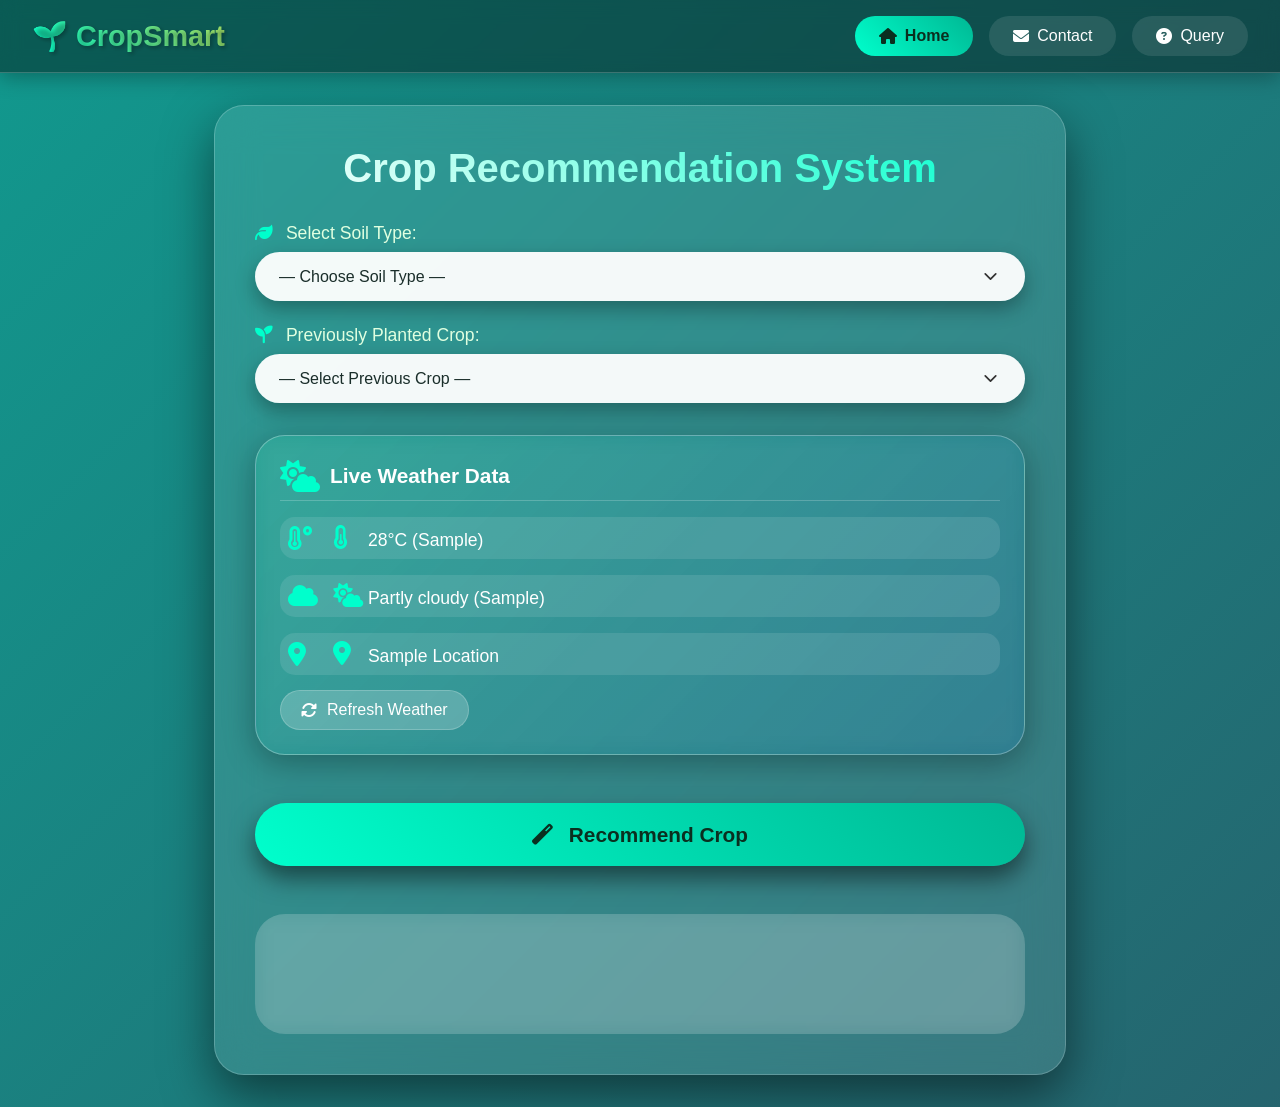
<file: index.html>
<!DOCTYPE html>
<html lang="en">
<head>
    <meta charset="UTF-8">
    <meta name="viewport" content="width=device-width, initial-scale=1.0">
    <title>Crop Recommendation - Home</title>
    <link rel="stylesheet" href="style.css">
    <!-- Font Awesome for icons -->
    <link rel="stylesheet" href="https://cdnjs.cloudflare.com/ajax/libs/font-awesome/6.4.0/css/all.min.css">
</head>
<body>
    <header>
        <div class="logo">🌱 CropSmart</div>
        <nav class="nav-links">
            <a href="index.html" class="active"><i class="fas fa-home"></i> Home</a>
            <a href="contact.html"><i class="fas fa-envelope"></i> Contact</a>
            <a href="query.html"><i class="fas fa-question-circle"></i> Query</a>
        </nav>
    </header>

    <main class="main-container">
        <div class="glass-card">
            <h1>Crop Recommendation System</h1>
            
            <label><i class="fas fa-leaf"></i> Select Soil Type:</label>
            <select id="soil">
                <option value="">— Choose Soil Type —</option>
                <option value="clay">Clay Soil (Heavy, Moisture Retentive)</option>
                <option value="sandy">Sandy Soil (Light, Quick Drainage)</option>
                <option value="loamy">Loamy Soil (Ideal, Balanced)</option>
            </select>

            <label><i class="fas fa-seedling"></i> Previously Planted Crop:</label>
            <select id="previousCrop">
                <option value="">— Select Previous Crop —</option>
                <option value="rice">Rice</option>
                <option value="wheat">Wheat</option>
                <option value="cotton">Cotton</option>
                <option value="maize">Maize</option>
                <option value="sugarcane">Sugarcane</option>
            </select>

            <!-- Weather Display -->
            <div class="weather-box">
                <div class="weather-header">
                    <i class="fas fa-cloud-sun"></i>
                    <h3>Live Weather Data</h3>
                </div>
                <div class="weather-content">
                    <div class="weather-item">
                        <i class="fas fa-temperature-high"></i>
                        <span id="temperature">Loading temperature...</span>
                    </div>
                    <div class="weather-item">
                        <i class="fas fa-cloud"></i>
                        <span id="weather">Loading weather...</span>
                    </div>
                    <div class="weather-item">
                        <i class="fas fa-map-marker-alt"></i>
                        <span id="location">Detecting location...</span>
                    </div>
                </div>
                <button class="weather-refresh" onclick="refreshWeather()">
                    <i class="fas fa-sync-alt"></i> Refresh Weather
                </button>
            </div>

            <button onclick="recommendCrop()" class="recommend-btn">
                <i class="fas fa-magic"></i> Recommend Crop
            </button>

            <div class="result-box" id="resultBox">
                <div id="result"></div>
            </div>
        </div>
    </main>

    <script src="script.js"></script>
</body>
</html>
</file>
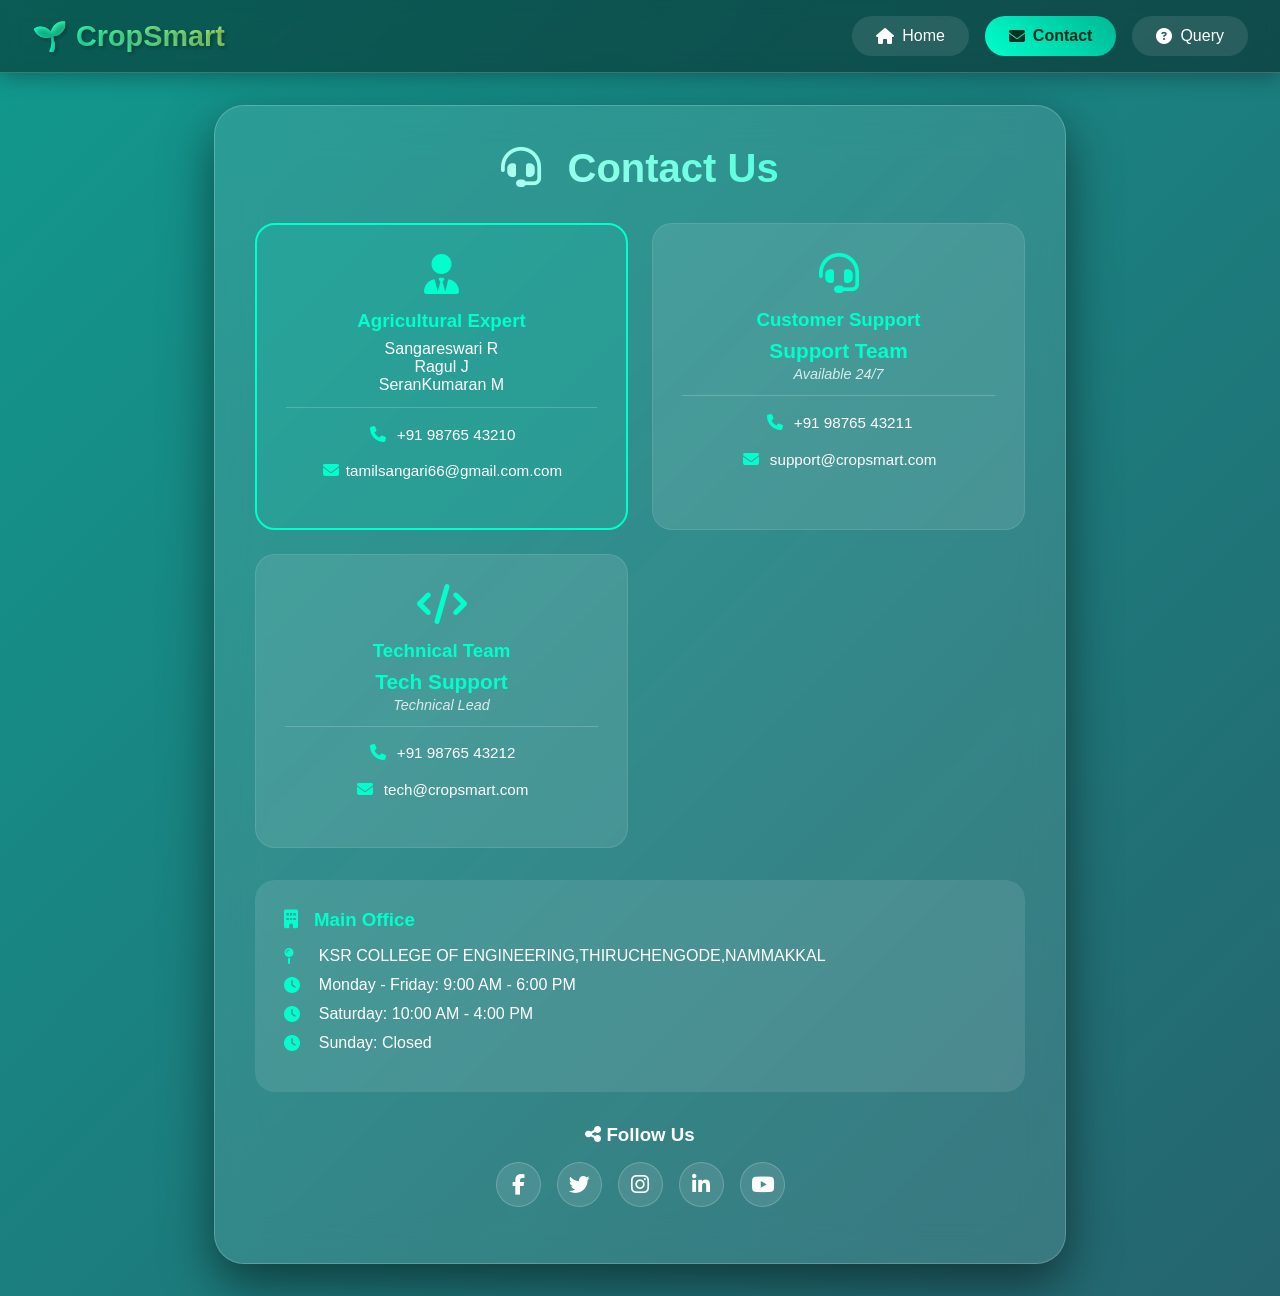
<file: contact.html>
<!DOCTYPE html>
<html lang="en">
<head>
    <meta charset="UTF-8">
    <meta name="viewport" content="width=device-width, initial-scale=1.0">
    <title>Contact Us - CropSmart</title>
    <link rel="stylesheet" href="style.css">
    <link rel="stylesheet" href="https://cdnjs.cloudflare.com/ajax/libs/font-awesome/6.4.0/css/all.min.css">
</head>
<body>
    <header>
        <div class="logo">🌱 CropSmart</div>
        <nav class="nav-links">
            <a href="index.html"><i class="fas fa-home"></i> Home</a>
            <a href="contact.html" class="active"><i class="fas fa-envelope"></i> Contact</a>
            <a href="query.html"><i class="fas fa-question-circle"></i> Query</a>
        </nav>
    </header>

    <main class="main-container">
        <div class="glass-card contact-page">
            <h1><i class="fas fa-headset"></i> Contact Us</h1>
            
            <!-- Personal Information -->
            <div class="contact-info">
                <!-- Main Contact -->
                <div class="info-card highlight-card">
                    <i class="fas fa-user-tie"></i>
                    <h3>Agricultural Expert</h3>
                    <p class="person name1">Sangareswari R</p>
                    <p class="person name2">Ragul J</p>
                    <p class="person name2">SeranKumaran M</p>
                    <div class="person-contact">
                        <p><i class="fas fa-phone"></i> +91 98765 43210</p>
                        <p><i class="fas fa-envelope"></i>tamilsangari66@gmail.com.com</p>
                    </div>
                </div>

                <!-- Support Team -->
                <div class="info-card">
                    <i class="fas fa-headset"></i>
                    <h3>Customer Support</h3>
                    <p class="person-name">Support Team</p>
                    <p class="person-title">Available 24/7</p>
                    <div class="person-contact">
                        <p><i class="fas fa-phone"></i> +91 98765 43211</p>
                        <p><i class="fas fa-envelope"></i> support@cropsmart.com</p>
                    </div>
                </div>

                <!-- Technical Team -->
                <div class="info-card">
                    <i class="fas fa-code"></i>
                    <h3>Technical Team</h3>
                    <p class="person-name">Tech Support</p>
                    <p class="person-title">Technical Lead</p>
                    <div class="person-contact">
                        <p><i class="fas fa-phone"></i> +91 98765 43212</p>
                        <p><i class="fas fa-envelope"></i> tech@cropsmart.com</p>
                    </div>
                </div>
            </div>

            <!-- Office Information -->
            <div class="office-info">
                <h3><i class="fas fa-building"></i> Main Office</h3>
                <p><i class="fas fa-map-pin"></i> KSR COLLEGE OF ENGINEERING,THIRUCHENGODE,NAMMAKKAL</p>
                <p><i class="fas fa-clock"></i> Monday - Friday: 9:00 AM - 6:00 PM</p>
                <p><i class="fas fa-clock"></i> Saturday: 10:00 AM - 4:00 PM</p>
                <p><i class="fas fa-clock"></i> Sunday: Closed</p>
            </div>

            <!-- Social Media Links -->
            <div class="social-section">
                <h3><i class="fas fa-share-alt"></i> Follow Us</h3>
                <div class="social-links">
                    <a href="#" class="social-btn"><i class="fab fa-facebook-f"></i></a>
                    <a href="#" class="social-btn"><i class="fab fa-twitter"></i></a>
                    <a href="#" class="social-btn"><i class="fab fa-instagram"></i></a>
                    <a href="#" class="social-btn"><i class="fab fa-linkedin-in"></i></a>
                    <a href="#" class="social-btn"><i class="fab fa-youtube"></i></a>
                </div>
            </div>
        </div>
    </main>

    <script src="script.js"></script>
</body>
</html>
</file>
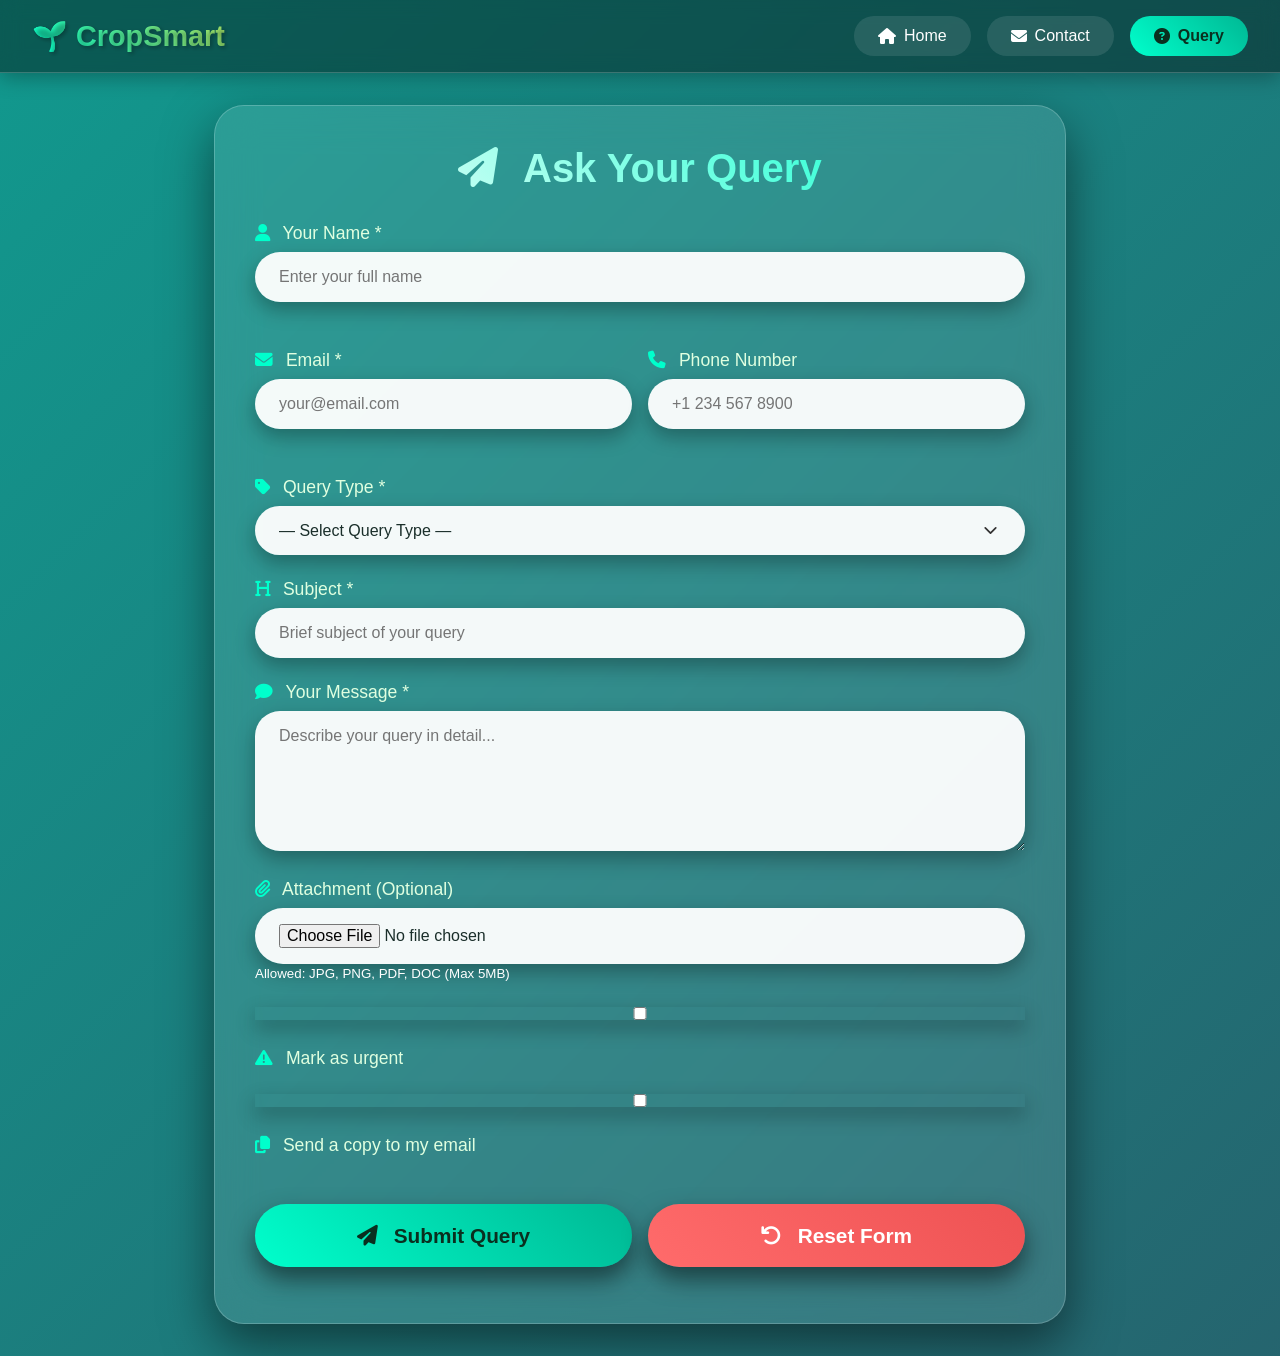
<file: query.html>
<!DOCTYPE html>
<html lang="en">
<head>
    <meta charset="UTF-8">
    <meta name="viewport" content="width=device-width, initial-scale=1.0">
    <title>Submit Query - CropSmart</title>
    <link rel="stylesheet" href="style.css">
    <link rel="stylesheet" href="https://cdnjs.cloudflare.com/ajax/libs/font-awesome/6.4.0/css/all.min.css">
</head>
<body>
    <header>
        <div class="logo">🌱 CropSmart</div>
        <nav class="nav-links">
            <a href="index.html"><i class="fas fa-home"></i> Home</a>
            <a href="contact.html"><i class="fas fa-envelope"></i> Contact</a>
            <a href="query.html" class="active"><i class="fas fa-question-circle"></i> Query</a>
        </nav>
    </header>

    <main class="main-container">
        <div class="glass-card query-page">
            <h1><i class="fas fa-paper-plane"></i> Ask Your Query</h1>
            
            <form id="queryForm" onsubmit="submitQuery(event)">
                <div class="form-group">
                    <label for="name"><i class="fas fa-user"></i> Your Name *</label>
                    <input type="text" id="name" placeholder="Enter your full name" required>
                </div>

                <div class="form-row">
                    <div class="form-group">
                        <label for="email"><i class="fas fa-envelope"></i> Email *</label>
                        <input type="email" id="email" placeholder="your@email.com" required>
                    </div>
                    
                    <div class="form-group">
                        <label for="phone"><i class="fas fa-phone"></i> Phone Number</label>
                        <input type="tel" id="phone" placeholder="+1 234 567 8900">
                    </div>
                </div>

                <div class="form-group">
                    <label for="queryType"><i class="fas fa-tag"></i> Query Type *</label>
                    <select id="queryType" required>
                        <option value="">— Select Query Type —</option>
                        <option value="crop">Crop Recommendation</option>
                        <option value="soil">Soil Related</option>
                        <option value="weather">Weather Data</option>
                        <option value="technical">Technical Support</option>
                        <option value="billing">Billing / Subscription</option>
                        <option value="other">Other</option>
                    </select>
                </div>

                <div class="form-group">
                    <label for="subject"><i class="fas fa-heading"></i> Subject *</label>
                    <input type="text" id="subject" placeholder="Brief subject of your query" required>
                </div>

                <div class="form-group">
                    <label for="message"><i class="fas fa-comment"></i> Your Message *</label>
                    <textarea id="message" rows="6" placeholder="Describe your query in detail..." required></textarea>
                </div>

                <div class="form-group">
                    <label for="attachment"><i class="fas fa-paperclip"></i> Attachment (Optional)</label>
                    <input type="file" id="attachment" accept=".jpg,.png,.pdf,.doc,.docx">
                    <small class="file-hint">Allowed: JPG, PNG, PDF, DOC (Max 5MB)</small>
                </div>

                <div class="form-group checkbox-group">
                    <input type="checkbox" id="urgent">
                    <label for="urgent"><i class="fas fa-exclamation-triangle"></i> Mark as urgent</label>
                </div>

                <div class="form-group checkbox-group">
                    <input type="checkbox" id="copyMe">
                    <label for="copyMe"><i class="fas fa-copy"></i> Send a copy to my email</label>
                </div>

                <div class="form-actions">
                    <button type="submit" class="submit-btn">
                        <i class="fas fa-paper-plane"></i> Submit Query
                    </button>
                    <button type="reset" class="reset-btn">
                        <i class="fas fa-undo"></i> Reset Form
                    </button>
                </div>
            </form>

            <!-- Success Message (hidden by default) -->
            <div id="successMessage" class="success-message" style="display: none;">
                <i class="fas fa-check-circle"></i>
                <h3>Query Submitted Successfully!</h3>
                <p>We'll get back to you within 24 hours.</p>
                <button onclick="resetForm()" class="new-query-btn">
                    <i class="fas fa-plus"></i> New Query
                </button>
            </div>
        </div>
    </main>

    <script src="script.js"></script>
</body>
</html>
</file>
<file: style.css>
* {
    margin: 0;
    padding: 0;
    box-sizing: border-box;
    font-family: 'Segoe UI', Tahoma, Geneva, Verdana, sans-serif;
}

body {
    min-height: 100vh;
    background: linear-gradient(-45deg, #0f2027, #203a43, #2c5364, #11998e);
    background-size: 400% 400%;
    animation: gradientMove 12s ease infinite;
    color: white;
}

@keyframes gradientMove {
    0% { background-position: 0% 50%; }
    50% { background-position: 100% 50%; }
    100% { background-position: 0% 50%; }
}

/* Header with navigation at top */
header {
    background: rgba(0, 0, 0, 0.4);
    backdrop-filter: blur(10px);
    padding: 1rem 2rem;
    display: flex;
    justify-content: space-between;
    align-items: center;
    border-bottom: 1px solid rgba(255, 255, 255, 0.2);
    position: sticky;
    top: 0;
    z-index: 100;
    box-shadow: 0 4px 20px rgba(0, 0, 0, 0.3);
}

.logo {
    font-size: 1.8rem;
    font-weight: 700;
    background: linear-gradient(45deg, #00ffcc, #a8e063);
    -webkit-background-clip: text;
    -webkit-text-fill-color: transparent;
    text-shadow: 2px 2px 4px rgba(0, 0, 0, 0.3);
}

.nav-links {
    display: flex;
    gap: 1rem;
}

.nav-links a {
    color: white;
    text-decoration: none;
    font-weight: 500;
    padding: 0.7rem 1.5rem;
    border-radius: 30px;
    transition: 0.3s;
    display: flex;
    align-items: center;
    gap: 8px;
    background: rgba(255, 255, 255, 0.1);
}

.nav-links a i {
    font-size: 1rem;
}

.nav-links a:hover {
    background: rgba(255, 255, 255, 0.25);
    transform: translateY(-2px);
}

.nav-links a.active {
    background: linear-gradient(45deg, #00ffcc, #00b894);
    color: #0a2f1f;
    font-weight: 600;
}

/* Main container */
.main-container {
    max-width: 900px;
    margin: 2rem auto;
    padding: 0 1.5rem;
}

/* Glass card effect */
.glass-card {
    background: rgba(255, 255, 255, 0.1);
    backdrop-filter: blur(20px);
    border-radius: 30px;
    padding: 2.5rem;
    box-shadow: 0 20px 50px rgba(0, 0, 0, 0.5);
    border: 1px solid rgba(255, 255, 255, 0.2);
    animation: fadeIn 0.8s ease;
}

@keyframes fadeIn {
    from { opacity: 0; transform: translateY(20px); }
    to { opacity: 1; transform: translateY(0); }
}

h1 {
    font-size: 2.5rem;
    margin-bottom: 2rem;
    text-align: center;
    background: linear-gradient(45deg, #fff, #00ffcc);
    -webkit-background-clip: text;
    -webkit-text-fill-color: transparent;
}

h1 i {
    margin-right: 15px;
    color: #00ffcc;
}

/* Form elements */
label {
    display: block;
    font-weight: 500;
    margin: 1.5rem 0 0.5rem;
    color: #e0ffe0;
    font-size: 1.1rem;
}

label i {
    margin-right: 8px;
    color: #00ffcc;
}

select, input, textarea {
    width: 100%;
    padding: 1rem 1.5rem;
    border-radius: 50px;
    border: none;
    background: rgba(255, 255, 255, 0.95);
    color: #1a2e2a;
    font-weight: 500;
    font-size: 1rem;
    transition: 0.3s;
    box-shadow: 0 8px 20px rgba(0, 0, 0, 0.3);
}

textarea {
    border-radius: 25px;
    resize: vertical;
    min-height: 120px;
}

select {
    appearance: none;
    background-image: url("data:image/svg+xml,%3Csvg xmlns='http://www.w3.org/2000/svg' width='24' height='24' viewBox='0 0 24 24' fill='none' stroke='%23333' stroke-width='2' stroke-linecap='round' stroke-linejoin='round'%3E%3Cpolyline points='6 9 12 15 18 9'%3E%3C/polyline%3E%3C/svg%3E");
    background-repeat: no-repeat;
    background-position: right 1.5rem center;
    background-size: 1.3rem;
}

select:focus, input:focus, textarea:focus {
    transform: scale(1.02);
    box-shadow: 0 0 0 3px #00ffcc, 0 8px 20px black;
    outline: none;
}

/* Weather box */
.weather-box {
    background: linear-gradient(135deg, rgba(0, 200, 150, 0.2), rgba(0, 100, 150, 0.3));
    backdrop-filter: blur(10px);
    margin: 2rem 0;
    padding: 1.5rem;
    border-radius: 30px;
    border: 1px solid rgba(255, 255, 255, 0.3);
    box-shadow: 0 8px 32px rgba(0, 0, 0, 0.3);
}

.weather-header {
    display: flex;
    align-items: center;
    gap: 10px;
    margin-bottom: 1rem;
    border-bottom: 1px solid rgba(255, 255, 255, 0.2);
    padding-bottom: 0.5rem;
}

.weather-header i {
    font-size: 2rem;
    color: #00ffcc;
}

.weather-header h3 {
    font-size: 1.3rem;
}

.weather-content {
    display: flex;
    flex-direction: column;
    gap: 1rem;
}

.weather-item {
    display: flex;
    align-items: center;
    gap: 15px;
    font-size: 1.1rem;
    padding: 0.5rem;
    background: rgba(255, 255, 255, 0.1);
    border-radius: 15px;
}

.weather-item i {
    font-size: 1.5rem;
    width: 30px;
    color: #00ffcc;
}

.weather-refresh {
    background: rgba(255, 255, 255, 0.2);
    border: none;
    color: white;
    padding: 10px 20px;
    border-radius: 30px;
    cursor: pointer;
    font-size: 1rem;
    margin-top: 15px;
    display: inline-flex;
    align-items: center;
    gap: 10px;
    transition: 0.3s;
    border: 1px solid rgba(255, 255, 255, 0.2);
}

.weather-refresh:hover {
    background: rgba(0, 255, 200, 0.3);
    transform: translateY(-2px);
}

/* Buttons */
.recommend-btn, .submit-btn, .reset-btn, .new-query-btn {
    width: 100%;
    padding: 1.2rem;
    border-radius: 60px;
    border: none;
    background: linear-gradient(45deg, #00ffcc, #00b894);
    color: #0a2f1f;
    font-weight: 700;
    font-size: 1.3rem;
    cursor: pointer;
    transition: 0.3s;
    position: relative;
    overflow: hidden;
    box-shadow: 0 12px 25px rgba(0, 0, 0, 0.5);
    margin: 1rem 0;
}

.recommend-btn i, .submit-btn i, .reset-btn i {
    margin-right: 10px;
}

.recommend-btn:hover, .submit-btn:hover {
    transform: translateY(-3px);
    box-shadow: 0 18px 30px black;
}

.reset-btn {
    background: linear-gradient(45deg, #ff6b6b, #ee5253);
    color: white;
}

.new-query-btn {
    width: auto;
    padding: 0.8rem 2rem;
    font-size: 1.1rem;
    margin: 0 auto;
}

/* Result box */
.result-box {
    margin-top: 2rem;
    padding: 2rem;
    border-radius: 30px;
    background: rgba(255, 255, 255, 0.15);
    backdrop-filter: blur(10px);
    min-height: 120px;
    text-align: center;
}

#result {
    font-size: 1.8rem;
    font-weight: 600;
    color: white;
    text-shadow: 2px 2px 4px rgba(0, 0, 0, 0.3);
}

.recommendation-reason {
    font-size: 1rem;
    opacity: 0.9;
    margin-top: 15px;
    padding-top: 15px;
    border-top: 1px solid rgba(255, 255, 255, 0.2);
}

/* Contact page */
.contact-info {
    display: grid;
    grid-template-columns: repeat(auto-fit, minmax(280px, 1fr));
    gap: 1.5rem;
    margin: 2rem 0;
}

.info-card {
    background: rgba(255, 255, 255, 0.1);
    padding: 1.8rem;
    border-radius: 20px;
    text-align: center;
    transition: 0.3s;
    border: 1px solid rgba(255, 255, 255, 0.1);
}

.info-card:hover {
    transform: translateY(-5px);
    background: rgba(255, 255, 255, 0.15);
    box-shadow: 0 10px 30px rgba(0, 0, 0, 0.4);
}

.info-card i {
    font-size: 2.5rem;
    color: #00ffcc;
    margin-bottom: 1rem;
}

.info-card h3 {
    margin-bottom: 0.5rem;
    color: #00ffcc;
}

.person-name {
    font-size: 1.3rem;
    font-weight: 600;
    color: #00ffcc;
    margin: 0.5rem 0 0.2rem;
}

.person-title {
    font-size: 0.9rem;
    opacity: 0.8;
    margin-bottom: 0.8rem;
    font-style: italic;
}

.person-contact {
    margin-top: 0.8rem;
    padding-top: 0.8rem;
    border-top: 1px solid rgba(255, 255, 255, 0.2);
}

.person-contact p {
    margin: 0.3rem 0;
    font-size: 0.95rem;
}

.person-contact i {
    width: 20px;
    font-size: 1rem;
    margin-right: 5px;
}

.highlight-card {
    border: 2px solid #00ffcc;
    background: rgba(0, 255, 200, 0.1);
}

.office-info {
    background: rgba(255, 255, 255, 0.1);
    padding: 1.8rem;
    border-radius: 20px;
    margin: 2rem 0;
}

.office-info h3 {
    color: #00ffcc;
    margin-bottom: 1rem;
}

.office-info p {
    margin: 0.7rem 0;
    display: flex;
    align-items: center;
    gap: 10px;
}

.office-info i {
    width: 25px;
    color: #00ffcc;
}

.social-section {
    text-align: center;
    margin: 2rem 0 1rem;
}

.social-links {
    display: flex;
    justify-content: center;
    gap: 1rem;
    margin-top: 1rem;
    flex-wrap: wrap;
}

.social-btn {
    width: 45px;
    height: 45px;
    background: rgba(255, 255, 255, 0.1);
    border-radius: 50%;
    display: flex;
    align-items: center;
    justify-content: center;
    color: white;
    text-decoration: none;
    transition: 0.3s;
    font-size: 1.3rem;
    border: 1px solid rgba(255, 255, 255, 0.2);
}

.social-btn:hover {
    background: #00ffcc;
    color: #0a2f1f;
    transform: rotate(360deg);
}

/* Query page */
.form-row {
    display: grid;
    grid-template-columns: 1fr 1fr;
    gap: 1rem;
}

.form-group {
    margin-bottom: 1.5rem;
}

.form-actions {
    display: grid;
    grid-template-columns: 1fr 1fr;
    gap: 1rem;
    margin-top: 2rem;
}

.success-message {
    text-align: center;
    padding: 2rem;
    background: rgba(0, 255, 200, 0.2);
    border-radius: 30px;
    margin-top: 2rem;
    animation: popIn 0.5s ease;
}

@keyframes popIn {
    0% { transform: scale(0.8); opacity: 0; }
    100% { transform: scale(1); opacity: 1; }
}

.success-message i {
    font-size: 4rem;
    color: #00ffcc;
    margin-bottom: 1rem;
}

.success-message h3 {
    font-size: 1.8rem;
    margin-bottom: 1rem;
    color: #00ffcc;
}

/* Animations */
@keyframes spin {
    from { transform: rotate(0deg); }
    to { transform: rotate(360deg); }
}

/* Loading spinner */
.loading {
    display: inline-block;
    width: 16px;
    height: 16px;
    border: 2px solid rgba(255, 255, 255, 0.3);
    border-radius: 50%;
    border-top-color: #00ffcc;
    animation: spin 1s ease-in-out infinite;
    margin-right: 8px;
}

/* Responsive */
@media (max-width: 768px) {
    header {
        flex-direction: column;
        gap: 1rem;
        padding: 1rem;
    }
    
    .nav-links {
        flex-wrap: wrap;
        justify-content: center;
    }
    
    .nav-links a {
        padding: 0.5rem 1rem;
        font-size: 0.9rem;
    }
    
    h1 {
        font-size: 2rem;
    }
    
    .form-row {
        grid-template-columns: 1fr;
    }
    
    .form-actions {
        grid-template-columns: 1fr;
    }
    
    .contact-info {
        grid-template-columns: 1fr;
    }
    
    .glass-card {
        padding: 1.5rem;
    }
}

@media (max-width: 480px) {
    .main-container {
        padding: 0 1rem;
    }
    
    .weather-item {
        flex-direction: column;
        text-align: center;
        gap: 5px;
    }
}
</file>
